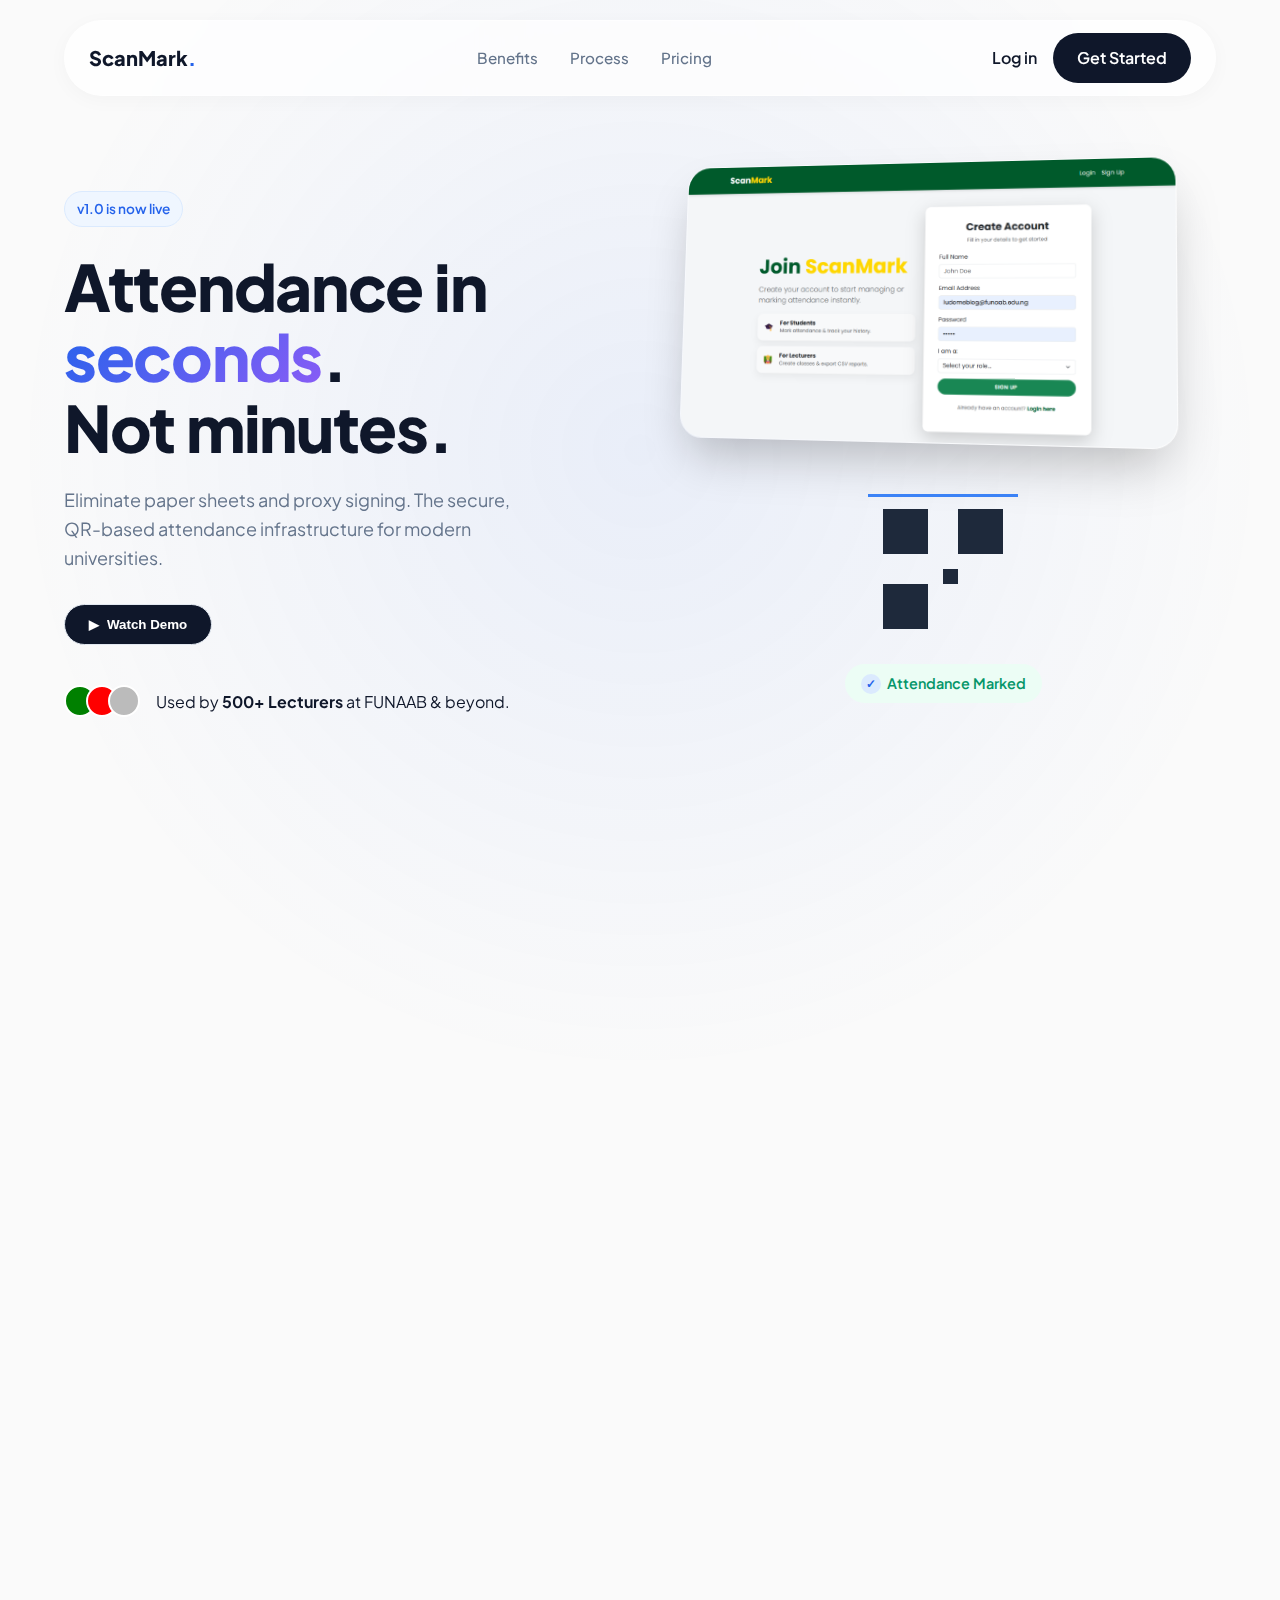
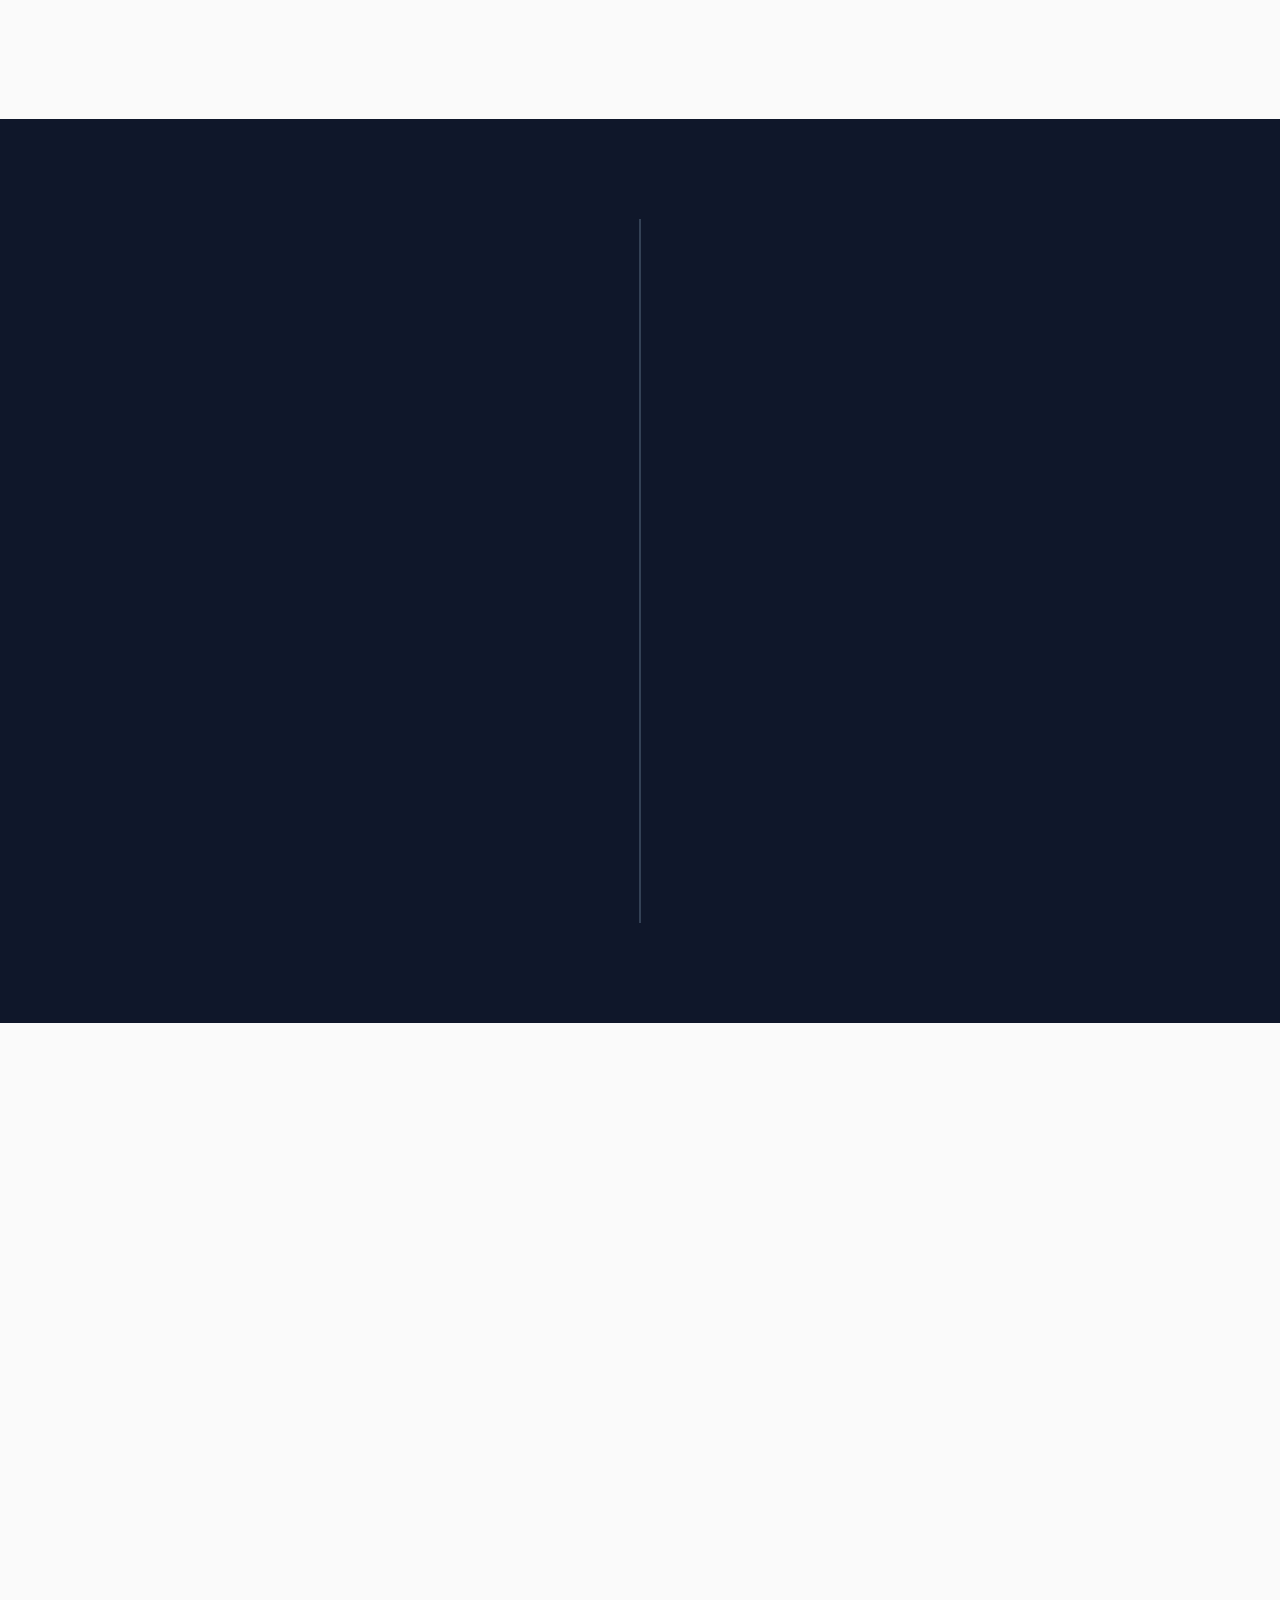
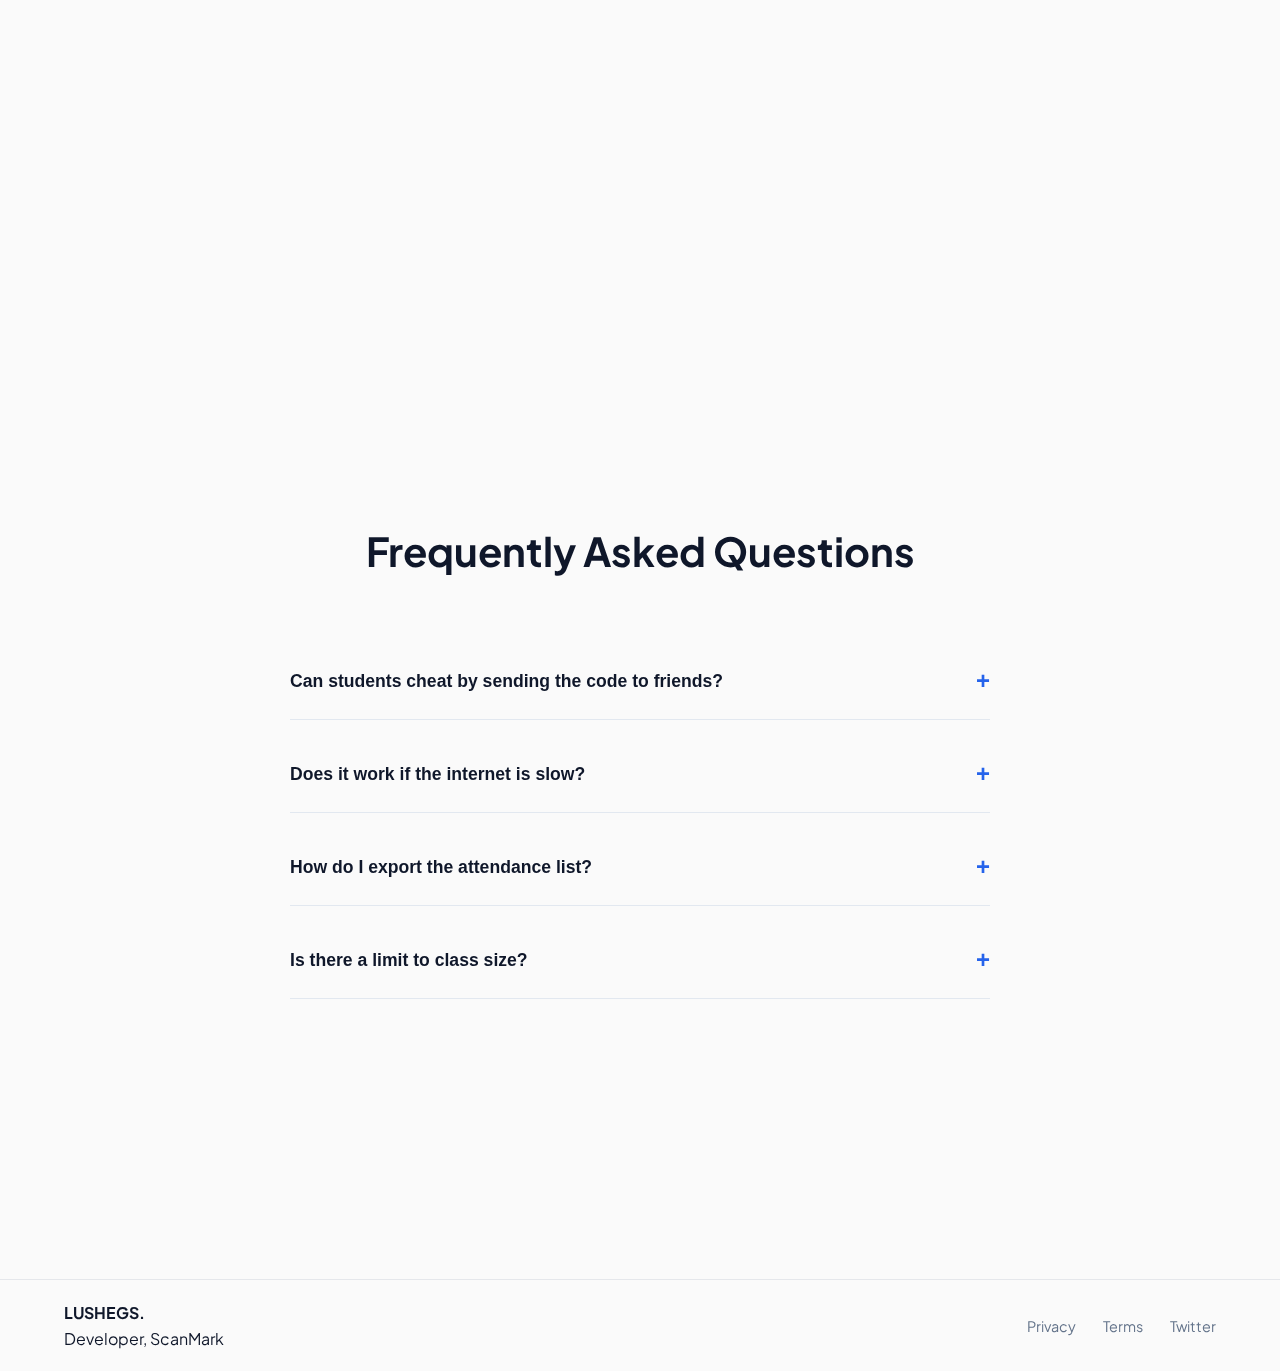
<file: index.html>
<!DOCTYPE html>
<html lang="en">

<head>
    <meta charset="UTF-8">
    <meta name="viewport" content="width=device-width, initial-scale=1.0">
    <title>ScanMark</title>
    <link rel="stylesheet" href="style.css">
    <link rel="icon" type="image/png" sizes="32x32" href="logo.png">
    <link rel="apple-touch-icon" href="logo.png">
    <link rel="manifest" href="site.webmanifest">
    <link href="https://fonts.googleapis.com/css2?family=Plus+Jakarta+Sans:wght@400;500;600;700;800&display=swap"
        rel="stylesheet">
</head>

<body>

    <div class="ambient-glow"></div>

    <nav class="glass-nav">
        <div class="container nav-container">
            <a href="#" class="brand">ScanMark<span>.</span></a>
            <div class="nav-links">
                <a href="#benefits">Benefits</a>
                <a href="#how-it-works">Process</a>
                <a href="#pricing">Pricing</a>
            </div>
            <div class="nav-actions">
                <a href="https://scanmark-funaab.onrender.com/login" class="btn-text">Log in</a>
                <a href="https://scanmark-funaab.onrender.com/signup" class="btn-primary">Get Started</a>
            </div>
            <button class="mobile-toggle" aria-label="Menu">
                <span></span><span></span>
            </button>
        </div>
    </nav>

    <main>
        <section class="hero">
            <div class="container hero-grid">
                <div class="hero-content" data-animate="fade-up">
                    <div class="pill-badge">v1.0 is now live</div>
                    <h1>Attendance in <span class="gradient-text">seconds</span>.<br>Not minutes.</h1>
                    <p class="hero-sub">Eliminate paper sheets and proxy signing. The secure, QR-based attendance
                        infrastructure for modern universities.</p>

                    <div class="cta-group">

                        <button class="btn-secondary large">
                            <span class="play-icon">▶</span> Watch Demo
                        </button>
                    </div>

                    <div class="social-proof">
                        <div class="avatars">
                            <div class="avatar" style="background: green;"></div>
                            <div class="avatar" style="background: red;"></div>
                            <div class="avatar" style="background: #bbb;"></div>
                        </div>
                        <p>Used by <strong>500+ Lecturers</strong> at FUNAAB & beyond.</p>
                    </div>
                </div>

                <div class="hero-visual" data-animate="fade-left">
                    <div class="hero-visual" data-animate="fade-left">
                        <img src="app-screenshot.png" alt="ScanMark Dashboard Interface" class="app-screenshot-3d">
                    </div>
                    <div class="app-body">
                        <div class="qr-box">
                            <svg viewBox="0 0 100 100" class="qr-svg">
                                <path
                                    d="M10,10 h30 v30 h-30 z M60,10 h30 v30 h-30 z M10,60 h30 v30 h-30 z M50,50 h10 v10 h-10 z"
                                    fill="#1e293b" />
                                <rect class="scan-line" x="0" y="0" width="100" height="2" fill="#3b82f6" />
                            </svg>
                        </div>
                        <div class="success-message">
                            <span class="check">✓</span> Attendance Marked
                        </div>
                    </div>
                </div>
            </div>
            </div>
        </section>



        <section id="benefits" class="section-padding">
            <div class="container">
                <div class="section-header" data-animate="fade-up">
                    <div class="pill-badge">Why ScanMark?</div>
                    <h2>Reclaim your lecture time.</h2>
                    <p>Manual attendance wastes hours per class. ScanMark reduces it to seconds.</p>
                </div>

                <div class="bento-grid">

                    <div class="bento-card" data-animate="fade-up" style="--delay: 0.1s">
                        <div class="card-visual centered">
                            <div class="qr-scanner-container">
                                <svg class="qr-svg-bg" viewBox="0 0 100 100" fill="none"
                                    xmlns="http://www.w3.org/2000/svg">
                                    <rect x="10" y="10" width="25" height="25" rx="2" stroke="white" stroke-width="4" />
                                    <rect x="17" y="17" width="11" height="11" rx="1" fill="white" />

                                    <rect x="65" y="10" width="25" height="25" rx="2" stroke="white" stroke-width="4" />
                                    <rect x="72" y="17" width="11" height="11" rx="1" fill="white" />

                                    <rect x="10" y="65" width="25" height="25" rx="2" stroke="white" stroke-width="4" />
                                    <rect x="17" y="72" width="11" height="11" rx="1" fill="white" />

                                    <rect x="45" y="10" width="8" height="8" fill="white" />
                                    <rect x="55" y="20" width="8" height="8" fill="white" />
                                    <rect x="45" y="45" width="8" height="8" fill="white" />
                                    <rect x="65" y="45" width="8" height="8" fill="white" />
                                    <rect x="80" y="55" width="8" height="8" fill="white" />
                                    <rect x="60" y="70" width="8" height="8" fill="white" />
                                    <rect x="80" y="80" width="8" height="8" fill="white" />
                                    <rect x="45" y="80" width="8" height="8" fill="white" />
                                </svg>

                                <div class="scanner-laser"></div>
                            </div>
                        </div>
                        <div class="card-content">
                            <h3>Lightning Fast</h3>
                            <p>Generate a code. Students scan. Done. No roll calls, no passing papers.</p>
                        </div>
                    </div>
                    <div class="bento-card" data-animate="fade-up" style="--delay: 0.2s">
                        <div class="card-visual centered">
                            <div class="location-radar">
                                <div class="radar-ring r1"></div>
                                <div class="radar-ring r2"></div>
                                <svg class="map-pin" viewBox="0 0 24 24" fill="none" stroke="currentColor"
                                    stroke-width="2" stroke-linecap="round" stroke-linejoin="round">
                                    <path d="M21 10c0 7-9 13-9 13s-9-6-9-13a9 9 0 0 1 18 0z"></path>
                                    <circle cx="12" cy="10" r="3"></circle>
                                </svg>
                            </div>
                        </div>
                        <div class="card-content">
                            <h3>Geo-Fencing</h3>
                            <p>Ensure students are physically in the classroom using GPS bounds.</p>
                        </div>
                    </div>

                    <div class="bento-card" data-animate="fade-up" style="--delay: 0.3s">
                        <div class="card-visual centered">
                            <div class="bar-chart-mini">
                                <div class="chart-bar red" style="--h: 45%; --d: 0s"></div>

                                <div class="chart-bar blue" style="--h: 85%; --d: 0.2s"></div>

                                <div class="chart-bar green" style="--h: 65%; --d: 0.4s"></div>
                            </div>
                        </div>
                        <div class="card-content">
                            <h3>Live Analytics</h3>
                            <p>Watch attendance graphs populate in real-time as students scan.</p>
                        </div>
                    </div>

                    <div class="bento-card wide" data-animate="fade-up" style="--delay: 0.4s">
                        <div class="card-content">
                            <h3>Export Ready</h3>
                            <p>Download reports compatible with your university portal (CSV, PDF, Excel).</p>
                        </div>

                        <div class="card-visual right-aligned">
                            <div class="file-stack-container">
                                <div class="file-icon file-csv">
                                    <span class="file-tag">CSV</span>
                                    <div class="file-lines"></div>
                                </div>

                                <div class="file-icon file-xls">
                                    <span class="file-tag">XLS</span>
                                    <div class="file-grid-icon"></div>
                                </div>

                                <div class="file-icon file-pdf">
                                    <span class="file-tag">PDF</span>
                                    <div class="file-lines"></div>
                                </div>
                            </div>
                        </div>
                    </div>
        </section>

        <section id="how-it-works" class="section-padding dark-mode">
            <div class="container">
                <div class="steps-wrapper">
                    <div class="step-line"></div>

                    <div class="step-item" data-animate="fade-right">
                        <div class="step-number">01</div>
                        <div class="step-content">
                            <h3>Project the Code</h3>
                            <p>Login to ScanMark and select your role. A unique, dynamic QR code appears on the
                                screen for students.</p>
                        </div>
                    </div>

                    <div class="step-item right" data-animate="fade-left">
                        <div class="step-number">02</div>
                        <div class="step-content">
                            <h3>Students Scan</h3>
                            <p>Students use their phones. No app download required, it works directly in the browser.
                            </p>
                        </div>
                    </div>

                    <div class="step-item" data-animate="fade-right">
                        <div class="step-number">03</div>
                        <div class="step-content">
                            <h3>Data Syncs</h3>
                            <p>The list is compiled instantly. Close the session and export your report.</p>
                        </div>
                    </div>
                </div>
            </div>
        </section>

        <section id="pricing" class="section-padding pricing-section">
            <div class="container">
                <div class="section-header" data-animate="fade-up">
                    <h2>Simple, transparent pricing.</h2>
                    <p>No hidden fees. Start for free, upgrade when you need more power.</p>

                    <div class="pricing-toggle">
                        <span class="toggle-label active">Monthly</span>
                        <label class="switch">
                            <input type="checkbox" id="billing-toggle">
                            <span class="slider round"></span>
                        </label>
                        <span class="toggle-label">Yearly <span class="discount-badge">-20%</span></span>
                    </div>
                </div>

                <div class="pricing-grid">
                    <div class="pricing-card" data-animate="fade-up" style="--delay: 0.1s">
                        <div class="card-header">
                            <h3 class="plan-name">Starter</h3>
                            <div class="price">
                                <span class="currency">₦</span>
                                <span class="amount" data-monthly="0" data-yearly="0">0</span>
                                <span class="period">/mo</span>
                            </div>
                            <p class="plan-desc">Perfect for individual lecturers trying out the system.</p>
                        </div>
                        <ul class="feature-list">
                            <li><span class="check">✓</span> 1 Active Course</li>
                            <li><span class="check">✓</span> Up to 100 Students</li>
                            <li><span class="check">✓</span> 7-Day History Retention</li>
                            <li><span class="check">✓</span> Basic PDF Exports</li>
                        </ul>
                        <button class="btn-secondary full-width">Get Started Free</button>
                    </div>

                    <div class="pricing-card popular" data-animate="fade-up" style="--delay: 0.2s">
                        <div class="popular-badge">Most Popular</div>
                        <div class="card-header">
                            <h3 class="plan-name">Lecturer Pro</h3>
                            <div class="price">
                                <span class="currency">₦</span>
                                <span class="amount" data-monthly="25,000" data-yearly="240,000">25,000</span>
                                <span class="period">/mo</span>
                            </div>
                            <p class="plan-desc">For serious academics managing multiple large classes.</p>
                        </div>
                        <ul class="feature-list">
                            <li><span class="check">✓</span> <strong>Unlimited</strong> Courses</li>
                            <li><span class="check">✓</span> <strong>Unlimited</strong> Students</li>
                            <li><span class="check">✓</span> Full Semester History</li>
                            <li><span class="check">✓</span> CSV & Excel Exports</li>
                            <li><span class="check">✓</span> Priority Email Support</li>
                        </ul>
                        <button class="btn-primary full-width">Upgrade to Pro</button>
                    </div>

                    <div class="pricing-card" data-animate="fade-up" style="--delay: 0.3s">
                        <div class="card-header">
                            <h3 class="plan-name">Department</h3>
                            <div class="price">
                                <span class="amount">Custom</span>
                            </div>
                            <p class="plan-desc">For HODs and Deans needing oversight and analytics.</p>
                        </div>
                        <ul class="feature-list">
                            <li><span class="check">✓</span> All Pro Features</li>
                            <li><span class="check">✓</span> Admin Dashboard</li>
                            <li><span class="check">✓</span> HOD Analytics Reports</li>
                            <li><span class="check">✓</span> University SSO Integration</li>
                        </ul>
                        <button class="btn-secondary full-width">Contact Sales</button>
                    </div>
                </div>
        </section>

        <section id="faq" class="section-padding">
            <div class="container">
                <div class="section-header">
                    <h2>Frequently Asked Questions</h2>
                </div>

                <div class="faq-grid">
                    <div class="faq-item">
                        <button class="faq-question">
                            Can students cheat by sending the code to friends?
                            <span class="faq-icon">+</span>
                        </button>
                        <div class="faq-answer">
                            <p>No. Our dynamic QR codes rotate every 5 seconds. Plus, Geo-Fencing prevents scanning if
                                the student isn't physically in the lecture hall.</p>
                        </div>
                    </div>

                    <div class="faq-item">
                        <button class="faq-question">
                            Does it work if the internet is slow?
                            <span class="faq-icon">+</span>
                        </button>
                        <div class="faq-answer">
                            <p>ScanMark is optimized for low-bandwidth environments. The student interface is
                                ultra-lightweight (under 50kb), so it loads instantly even on Edge/3G networks.</p>
                        </div>
                    </div>

                    <div class="faq-item">
                        <button class="faq-question">
                            How do I export the attendance list?
                            <span class="faq-icon">+</span>
                        </button>
                        <div class="faq-answer">
                            <p>With one click. You can export directly to CSV, Excel, or PDF formats formatted
                                specifically for university grading portals.</p>
                        </div>
                    </div>

                    <div class="faq-item">
                        <button class="faq-question">
                            Is there a limit to class size?
                            <span class="faq-icon">+</span>
                        </button>
                        <div class="faq-answer">
                            <p>The Starter plan supports up to 100 students. The Pro plan allows unlimited students,
                                tested successfully with classes of over 1,500 attendees.</p>
                        </div>
                    </div>
                </div>
            </div>
        </section>

        <section class="cta-section">
            <div class="container">
                <div class="cta-box" data-animate="zoom-in">
                    <h2>Ready to modernize your classroom?</h2>
                    <p>Join the lecturers saving hours every semester.</p>
                </div>
            </div>
        </section>
    </main>

    <footer>
        <div class="container footer-content">
            <div class="footer-brand">
                <h4>LUSHEGS.</h4>
                <p>Developer, ScanMark</p>
            </div>
            <div class="footer-links">
                <a href="privacy.html">Privacy</a>
                <a href="terms.html">Terms</a>
                <a href="https:x.com/ScanMarkApp">Twitter</a>
            </div>
        </div>
    </footer>

    <script src="app.js"></script>
</body>

</html>
</file>
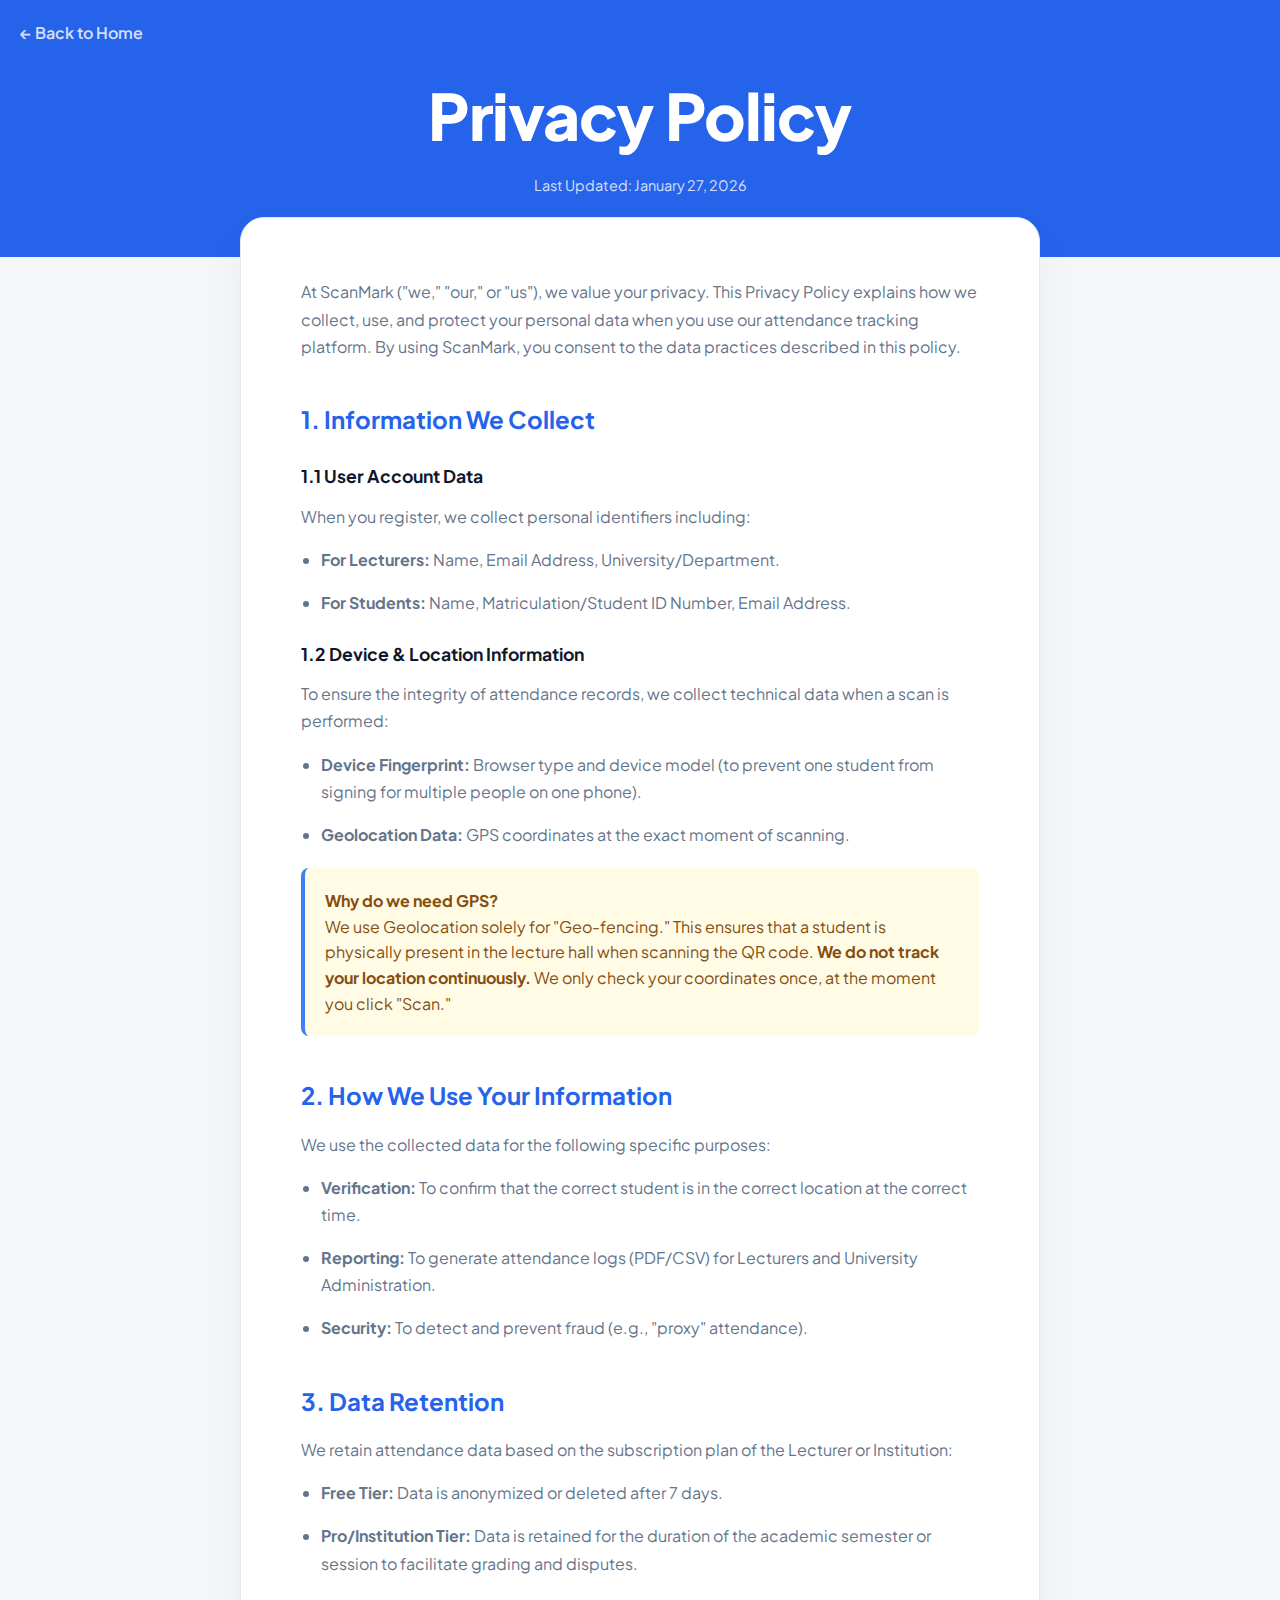
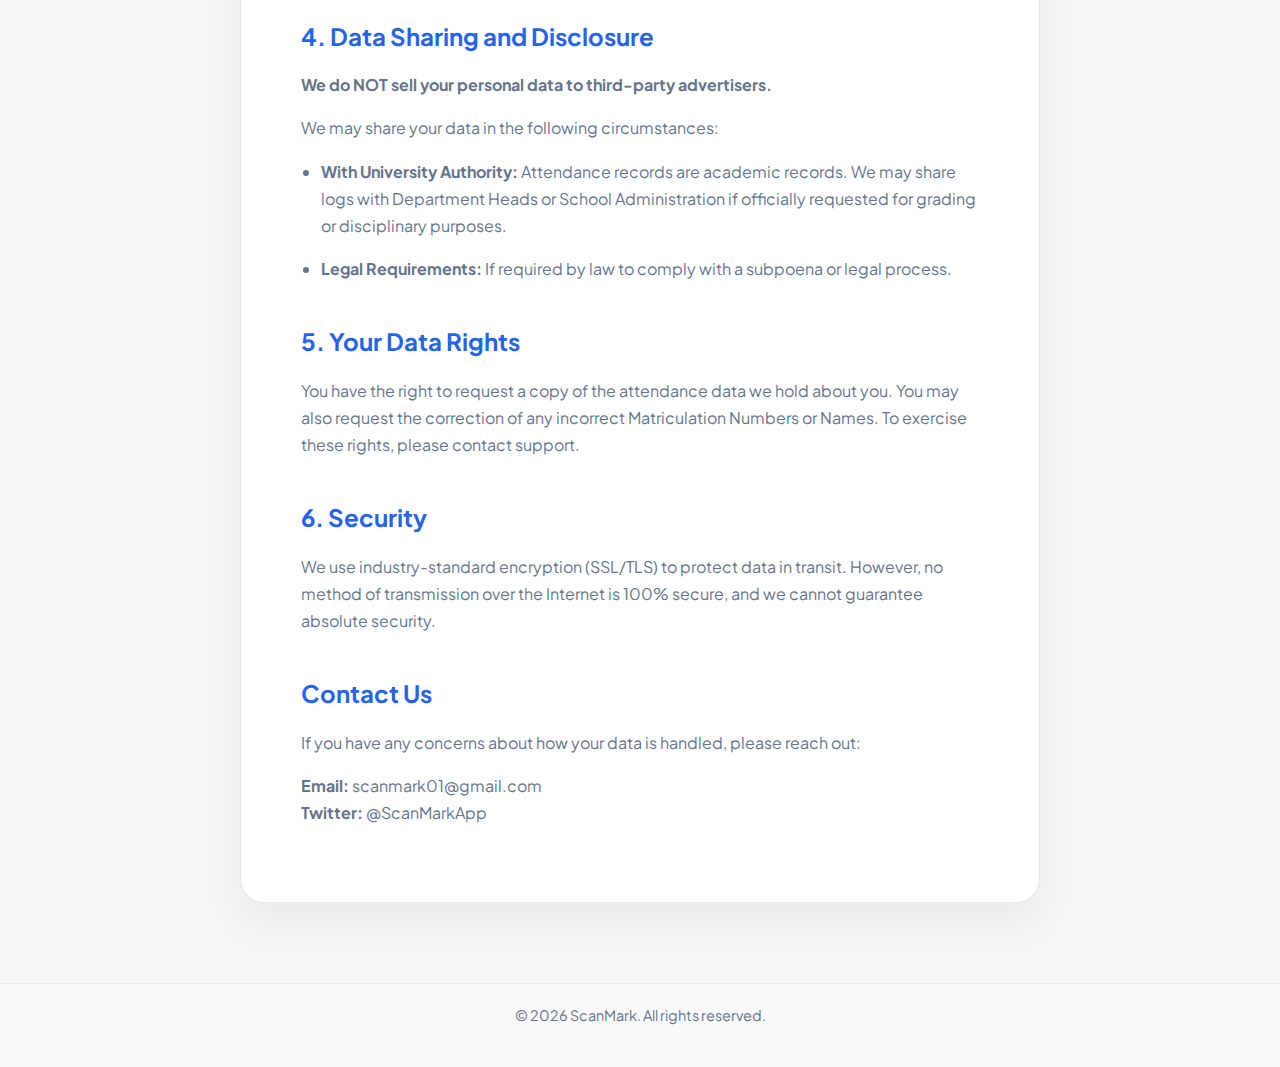
<file: privacy.html>
<!DOCTYPE html>
<html lang="en">
<head>
    <meta charset="UTF-8">
    <meta name="viewport" content="width=device-width, initial-scale=1.0">
    <title>Privacy Policy | ScanMark</title>
    <link rel="stylesheet" href="style.css">
    <link href="https://fonts.googleapis.com/css2?family=Plus+Jakarta+Sans:wght@400;500;600;700&display=swap" rel="stylesheet">
    <style>
        /* Reusing the Legal Styles */
        body { background: #f4f6f8; color: var(--text-main); }
        .legal-header { background: var(--primary); color: white; padding: 80px 0 60px; text-align: center; }
        .legal-container {
            max-width: 800px; margin: -40px auto 80px; background: white;
            padding: 60px; border-radius: 24px; box-shadow: 0 20px 40px rgba(0,0,0,0.05);
            border: 1px solid #E2E8F0; position: relative;
        }
        .legal-content h2 { margin-top: 40px; margin-bottom: 16px; font-size: 1.5rem; color: var(--primary); }
        .legal-content h3 { margin-top: 24px; margin-bottom: 12px; font-size: 1.1rem; font-weight: 700; }
        .legal-content p, .legal-content li { margin-bottom: 16px; color: var(--text-muted); line-height: 1.7; }
        .legal-content ul { padding-left: 20px; list-style-type: disc; }
        .last-updated { font-size: 0.9rem; opacity: 0.8; margin-top: 10px; display: block; }
        .back-nav {
            position: absolute; top: 20px; left: 20px; text-decoration: none; color: white;
            font-weight: 600; display: flex; align-items: center; gap: 8px; opacity: 0.8; transition: opacity 0.2s;
        }
        .back-nav:hover { opacity: 1; }
        
        /* Highlight Box for GPS */
        .info-box {
            background: rgba(255, 215, 0, 0.1); border-left: 4px solid var(--accent);
            padding: 20px; border-radius: 8px; margin: 20px 0; color: #854D0E;
        }
    </style>
</head>
<body>

    <header class="legal-header">
        <div class="container">
            <a href="index.html" class="back-nav">← Back to Home</a>
            <h1>Privacy Policy</h1>
            <span class="last-updated">Last Updated: January 27, 2026</span>
        </div>
    </header>

    <div class="legal-container">
        <div class="legal-content">
            <p>At ScanMark ("we," "our," or "us"), we value your privacy. This Privacy Policy explains how we collect, use, and protect your personal data when you use our attendance tracking platform. By using ScanMark, you consent to the data practices described in this policy.</p>

            <h2>1. Information We Collect</h2>
            <h3>1.1 User Account Data</h3>
            <p>When you register, we collect personal identifiers including:</p>
            <ul>
                <li><strong>For Lecturers:</strong> Name, Email Address, University/Department.</li>
                <li><strong>For Students:</strong> Name, Matriculation/Student ID Number, Email Address.</li>
            </ul>

            <h3>1.2 Device & Location Information</h3>
            <p>To ensure the integrity of attendance records, we collect technical data when a scan is performed:</p>
            <ul>
                <li><strong>Device Fingerprint:</strong> Browser type and device model (to prevent one student from signing for multiple people on one phone).</li>
                <li><strong>Geolocation Data:</strong> GPS coordinates at the exact moment of scanning.</li>
            </ul>

            <div class="info-box">
                <strong>Why do we need GPS?</strong><br>
                We use Geolocation solely for "Geo-fencing." This ensures that a student is physically present in the lecture hall when scanning the QR code. <strong>We do not track your location continuously.</strong> We only check your coordinates once, at the moment you click "Scan."
            </div>

            <h2>2. How We Use Your Information</h2>
            <p>We use the collected data for the following specific purposes:</p>
            <ul>
                <li><strong>Verification:</strong> To confirm that the correct student is in the correct location at the correct time.</li>
                <li><strong>Reporting:</strong> To generate attendance logs (PDF/CSV) for Lecturers and University Administration.</li>
                <li><strong>Security:</strong> To detect and prevent fraud (e.g., "proxy" attendance).</li>
            </ul>

            <h2>3. Data Retention</h2>
            <p>We retain attendance data based on the subscription plan of the Lecturer or Institution:</p>
            <ul>
                <li><strong>Free Tier:</strong> Data is anonymized or deleted after 7 days.</li>
                <li><strong>Pro/Institution Tier:</strong> Data is retained for the duration of the academic semester or session to facilitate grading and disputes.</li>
            </ul>

            <h2>4. Data Sharing and Disclosure</h2>
            <p><strong>We do NOT sell your personal data to third-party advertisers.</strong></p>
            <p>We may share your data in the following circumstances:</p>
            <ul>
                <li><strong>With University Authority:</strong> Attendance records are academic records. We may share logs with Department Heads or School Administration if officially requested for grading or disciplinary purposes.</li>
                <li><strong>Legal Requirements:</strong> If required by law to comply with a subpoena or legal process.</li>
            </ul>

            <h2>5. Your Data Rights</h2>
            <p>You have the right to request a copy of the attendance data we hold about you. You may also request the correction of any incorrect Matriculation Numbers or Names. To exercise these rights, please contact support.</p>

            <h2>6. Security</h2>
            <p>We use industry-standard encryption (SSL/TLS) to protect data in transit. However, no method of transmission over the Internet is 100% secure, and we cannot guarantee absolute security.</p>

            <h2>Contact Us</h2>
            <p>If you have any concerns about how your data is handled, please reach out:</p>
            <p><strong>Email:</strong> scanmark01@gmail.com<br>
            <strong>Twitter:</strong> @ScanMarkApp
        </div>
    </div>

    <footer style="text-align: center; padding-bottom: 40px; color: var(--text-muted); font-size: 0.9rem;">
        &copy; 2026 ScanMark. All rights reserved.
    </footer>

</body>
</html>
</file>
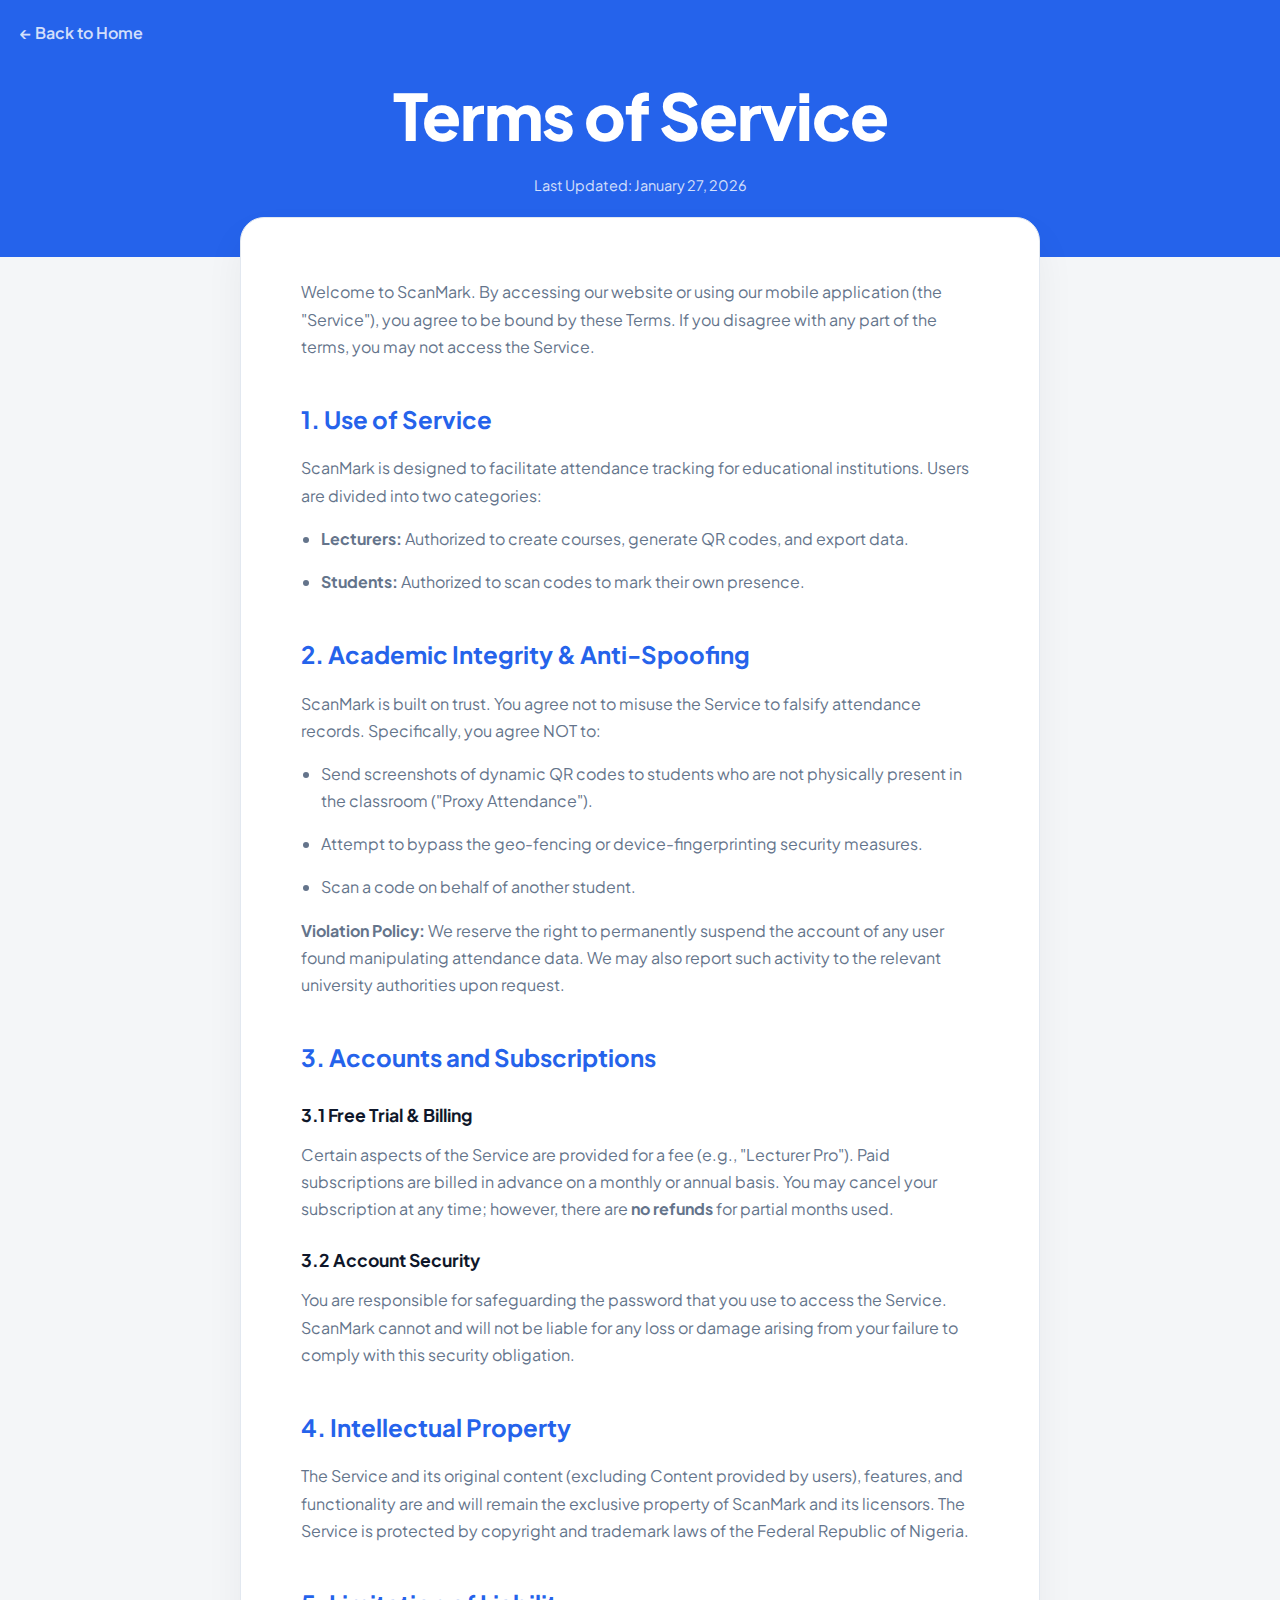
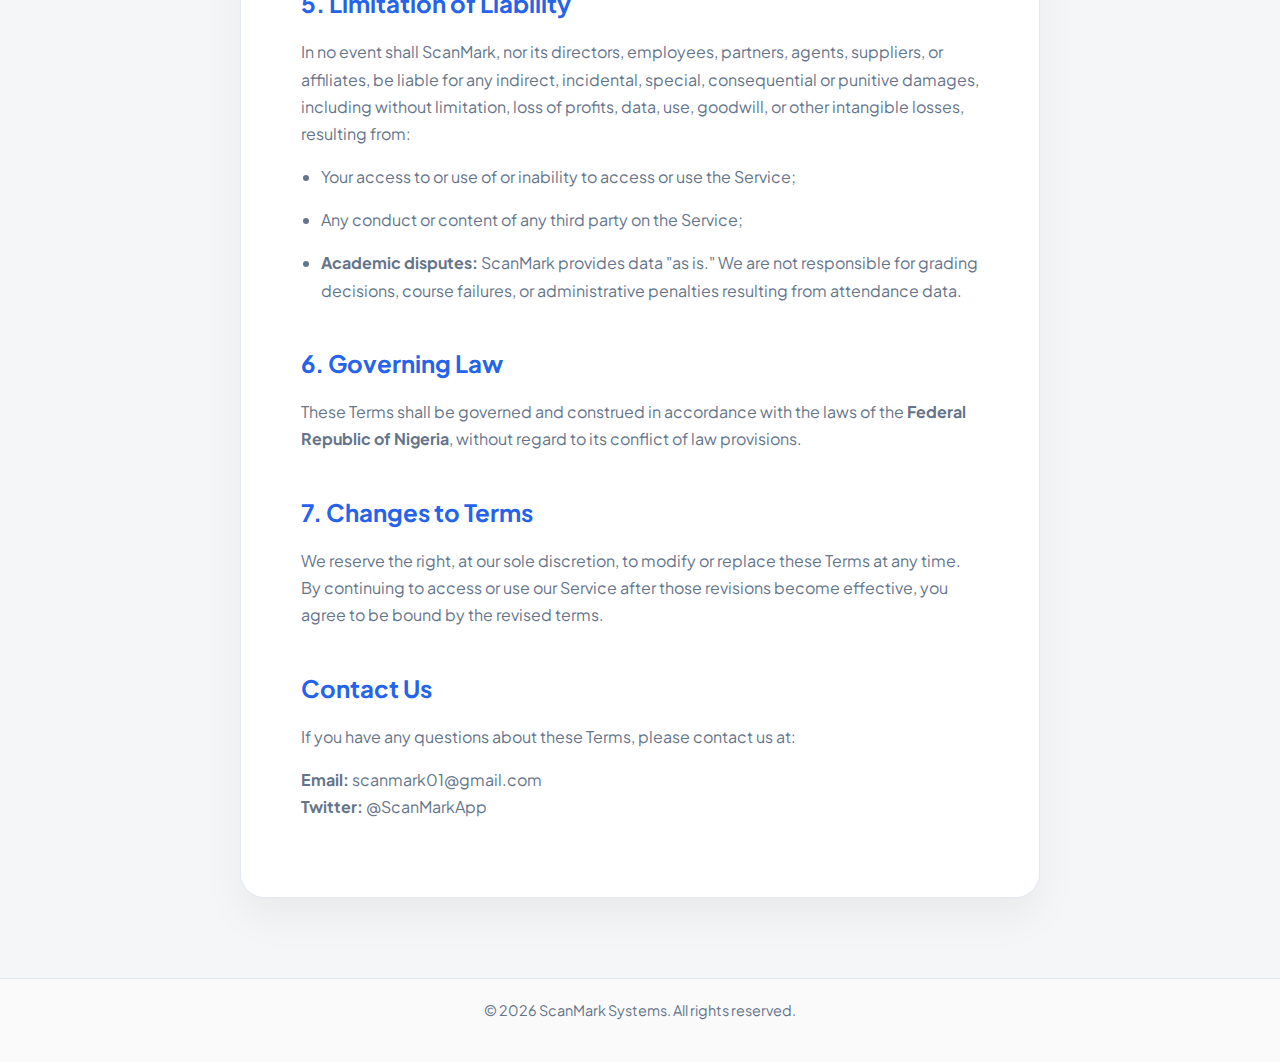
<file: terms.html>
<!DOCTYPE html>
<html lang="en">
<head>
    <meta charset="UTF-8">
    <meta name="viewport" content="width=device-width, initial-scale=1.0">
    <title>Terms of Service | ScanMark</title>
    <link rel="stylesheet" href="style.css">
    <link href="https://fonts.googleapis.com/css2?family=Plus+Jakarta+Sans:wght@400;500;600;700&display=swap" rel="stylesheet">
    <style>
        /* Specific Styles for Legal Pages */
        body { background: #f4f6f8; color: var(--text-main); }
        
        .legal-header {
            background: var(--primary);
            color: white;
            padding: 80px 0 60px;
            text-align: center;
        }

        .legal-container {
            max-width: 800px;
            margin: -40px auto 80px;
            background: white;
            padding: 60px;
            border-radius: 24px;
            box-shadow: 0 20px 40px rgba(0,0,0,0.05);
            border: 1px solid #E2E8F0;
            position: relative;
        }

        .legal-content h2 { margin-top: 40px; margin-bottom: 16px; font-size: 1.5rem; color: var(--primary); }
        .legal-content h3 { margin-top: 24px; margin-bottom: 12px; font-size: 1.1rem; font-weight: 700; }
        .legal-content p, .legal-content li { margin-bottom: 16px; color: var(--text-muted); line-height: 1.7; }
        .legal-content ul { padding-left: 20px; list-style-type: disc; }
        
        .last-updated {
            font-size: 0.9rem;
            opacity: 0.8;
            margin-top: 10px;
            display: block;
        }

        /* Back Button */
        .back-nav {
            position: absolute; top: 20px; left: 20px;
            text-decoration: none; color: white; font-weight: 600;
            display: flex; align-items: center; gap: 8px; opacity: 0.8; transition: opacity 0.2s;
        }
        .back-nav:hover { opacity: 1; }
    </style>
</head>
<body>

    <header class="legal-header">
        <div class="container">
            <a href="index.html" class="back-nav">← Back to Home</a>
            <h1>Terms of Service</h1>
            <span class="last-updated">Last Updated: January 27, 2026</span>
        </div>
    </header>

    <div class="legal-container">
        <div class="legal-content">
            <p>Welcome to ScanMark. By accessing our website or using our mobile application (the "Service"), you agree to be bound by these Terms. If you disagree with any part of the terms, you may not access the Service.</p>

            <h2>1. Use of Service</h2>
            <p>ScanMark is designed to facilitate attendance tracking for educational institutions. Users are divided into two categories:</p>
            <ul>
                <li><strong>Lecturers:</strong> Authorized to create courses, generate QR codes, and export data.</li>
                <li><strong>Students:</strong> Authorized to scan codes to mark their own presence.</li>
            </ul>

            <h2>2. Academic Integrity & Anti-Spoofing</h2>
            <p>ScanMark is built on trust. You agree not to misuse the Service to falsify attendance records. Specifically, you agree NOT to:</p>
            <ul>
                <li>Send screenshots of dynamic QR codes to students who are not physically present in the classroom ("Proxy Attendance").</li>
                <li>Attempt to bypass the geo-fencing or device-fingerprinting security measures.</li>
                <li>Scan a code on behalf of another student.</li>
            </ul>
            <p><strong>Violation Policy:</strong> We reserve the right to permanently suspend the account of any user found manipulating attendance data. We may also report such activity to the relevant university authorities upon request.</p>

            <h2>3. Accounts and Subscriptions</h2>
            <h3>3.1 Free Trial & Billing</h3>
            <p>Certain aspects of the Service are provided for a fee (e.g., "Lecturer Pro"). Paid subscriptions are billed in advance on a monthly or annual basis. You may cancel your subscription at any time; however, there are <strong>no refunds</strong> for partial months used.</p>
            
            <h3>3.2 Account Security</h3>
            <p>You are responsible for safeguarding the password that you use to access the Service. ScanMark cannot and will not be liable for any loss or damage arising from your failure to comply with this security obligation.</p>

            <h2>4. Intellectual Property</h2>
            <p>The Service and its original content (excluding Content provided by users), features, and functionality are and will remain the exclusive property of ScanMark and its licensors. The Service is protected by copyright and trademark laws of the Federal Republic of Nigeria.</p>

            <h2>5. Limitation of Liability</h2>
            <p>In no event shall ScanMark, nor its directors, employees, partners, agents, suppliers, or affiliates, be liable for any indirect, incidental, special, consequential or punitive damages, including without limitation, loss of profits, data, use, goodwill, or other intangible losses, resulting from:</p>
            <ul>
                <li>Your access to or use of or inability to access or use the Service;</li>
                <li>Any conduct or content of any third party on the Service;</li>
                <li><strong>Academic disputes:</strong> ScanMark provides data "as is." We are not responsible for grading decisions, course failures, or administrative penalties resulting from attendance data.</li>
            </ul>

            <h2>6. Governing Law</h2>
            <p>These Terms shall be governed and construed in accordance with the laws of the <strong>Federal Republic of Nigeria</strong>, without regard to its conflict of law provisions.</p>

            <h2>7. Changes to Terms</h2>
            <p>We reserve the right, at our sole discretion, to modify or replace these Terms at any time. By continuing to access or use our Service after those revisions become effective, you agree to be bound by the revised terms.</p>

            <h2>Contact Us</h2>
            <p>If you have any questions about these Terms, please contact us at:</p>
            <p><strong>Email:</strong> scanmark01@gmail.com<br>
            <strong>Twitter:</strong> @ScanMarkApp</p>
        </div>
    </div>

    <footer style="text-align: center; padding-bottom: 40px; color: var(--text-muted); font-size: 0.9rem;">
        &copy; 2026 ScanMark Systems. All rights reserved.
    </footer>

</body>
</html>
</file>
<file: style.css>
/* --- 1. Variables & Reset --- */
:root {
    --bg-color: #FAFAFA;
    --text-main: #0F172A;
    --text-muted: #64748B;
    --primary: #2563EB;
    --primary-glow: rgba(37, 99, 235, 0.3);
    --accent: #3B82F6;
    --card-bg: #FFFFFF;
    --radius-lg: 24px;
    --radius-md: 12px;
    --font-main: 'Plus Jakarta Sans', sans-serif;
    --ease-elastic: cubic-bezier(0.34, 1.56, 0.64, 1);
}

* {
    box-sizing: border-box;
    margin: 0;
    padding: 0;
}

html {
    scroll-behavior: smooth;
}

body {
    font-family: var(--font-main);
    background-color: var(--bg-color);
    color: var(--text-main);
    overflow-x: hidden;
    line-height: 1.6;
}

/* --- 1. QR Scan Animation --- */
.mini-qr-wrapper {
    position: relative;
    width: 80px;
    height: 80px;
    background: rgba(255, 255, 255, 0.05);
    border-radius: 8px;
    padding: 8px;
    border: 1px solid rgba(255, 255, 255, 0.1);
}

.mini-qr-grid {
    display: grid;
    grid-template-columns: repeat(4, 1fr);
    grid-template-rows: repeat(4, 1fr);
    gap: 4px;
    width: 100%;
    height: 100%;
}

.mini-qr-grid span {
    background: rgba(255, 255, 255, 0.3);
    border-radius: 2px;
}

/* Randomly hide some squares to look like data */
.mini-qr-grid span:nth-child(2n) {
    opacity: 0.2;
}

.mini-qr-grid span:nth-child(3n) {
    background: white;
}

.mini-scan-line {
    position: absolute;
    top: 0;
    left: -10%;
    width: 120%;
    height: 2px;
    background: #3b82f6;
    box-shadow: 0 0 10px #3b82f6, 0 0 20px #3b82f6;
    animation: miniScan 2s cubic-bezier(0.4, 0, 0.2, 1) infinite;
}

@keyframes miniScan {
    0% {
        top: 5%;
        opacity: 0;
    }

    10% {
        opacity: 1;
    }

    90% {
        opacity: 1;
    }

    100% {
        top: 95%;
        opacity: 0;
    }
}

/* --- 2. Location Pin & Radar --- */
.location-radar {
    position: relative;
    width: 100px;
    height: 100px;
    display: flex;
    align-items: center;
    justify-content: center;
}

.map-pin {
    width: 32px;
    height: 32px;
    stroke: #f87171;
    /* Red-ish pin */
    fill: rgba(248, 113, 113, 0.2);
    z-index: 2;
    filter: drop-shadow(0 0 10px rgba(248, 113, 113, 0.5));
    animation: pinBounce 2s ease-in-out infinite;
}

.radar-ring {
    position: absolute;
    border: 1px solid rgba(248, 113, 113, 0.5);
    border-radius: 50%;
    opacity: 0;
    animation: radarPulse 3s linear infinite;
}

.r1 {
    animation-delay: 0s;
}

.r2 {
    animation-delay: 1.5s;
}

@keyframes radarPulse {
    0% {
        width: 10px;
        height: 10px;
        opacity: 1;
        border-width: 2px;
    }

    100% {
        width: 90px;
        height: 90px;
        opacity: 0;
        border-width: 0px;
    }
}

@keyframes pinBounce {

    0%,
    100% {
        transform: translateY(0);
    }

    50% {
        transform: translateY(-10px);
    }
}

/* --- 3. Animated Graph --- */
/* Update the container to ensure bars are centered and spaced */
.bar-chart-mini {
    display: flex;
    align-items: flex-end;
    justify-content: center;
    /* Centers the group */
    gap: 12px;
    /* Increased gap for better separation */
    height: 80px;
    width: 100%;
    padding-bottom: 5px;
    border-bottom: 1px solid rgba(255, 255, 255, 0.1);
}

/* Base Bar Style */
.chart-bar {
    width: 16px;
    /* Slightly wider for visibility */
    border-radius: 4px 4px 0 0;
    height: var(--h);
    animation: growBar 3s ease-in-out infinite;
    animation-delay: var(--d);
    opacity: 0.9;
}

/* --- Color Variants --- */

/* Red Bar */
.chart-bar.red {
    background: #ef4444;
    box-shadow: 0 0 12px rgba(239, 68, 68, 0.4);
}

/* Blue Bar */
.chart-bar.blue {
    background: #3b82f6;
    box-shadow: 0 0 12px rgba(59, 130, 246, 0.4);
}

/* Green Bar */
.chart-bar.green {
    background: #10b981;
    box-shadow: 0 0 12px rgba(16, 185, 129, 0.4);
}

/* Animation Refinement */
@keyframes growBar {

    0%,
    100% {
        transform: scaleY(1);
        opacity: 1;
    }

    50% {
        transform: scaleY(0.7);
        opacity: 0.8;
    }
}

.bar-chart-mini {
    display: flex;
    align-items: flex-end;
    gap: 8px;
    height: 80px;
    width: 100px;
    padding-bottom: 5px;
    border-bottom: 2px solid rgba(255, 255, 255, 0.1);
}

.chart-bar {
    flex: 1;
    background: rgba(255, 255, 255, 0.1);
    border-radius: 4px 4px 0 0;
    height: var(--h);
    animation: growBar 3s ease-in-out infinite;
    animation-delay: var(--d);
    transform-origin: bottom;
}

.chart-bar.active {
    background: #3b82f6;
    box-shadow: 0 0 15px rgba(59, 130, 246, 0.4);
}

@keyframes growBar {

    0%,
    100% {
        transform: scaleY(1);
    }

    50% {
        transform: scaleY(0.6);
    }

    /* Shrink and grow effect */
}

/* --- 2. Ambient Background Animation --- */
/* --- QR Scanner Animation --- */

.qr-scanner-container {
    position: relative;
    width: 100px;
    height: 100px;
    display: flex;
    align-items: center;
    justify-content: center;
}

/* The Static QR Code */
.qr-svg-bg {
    width: 100%;
    height: 100%;
    color: rgba(255, 255, 255, 0.2);
    /* Faint white color */
}

/* The Glowing Blue Laser */
.scanner-laser {
    position: absolute;
    top: 0;
    left: -10%;
    /* Extend slightly beyond the QR code */
    width: 120%;
    height: 2px;
    background: #3b82f6;
    box-shadow:
        0 0 10px #3b82f6,
        0 0 20px rgba(59, 130, 246, 0.6);
    border-radius: 50%;
    animation: scanDown 2.5s ease-in-out infinite;
    z-index: 2;
}

/* --- 4. Export File Stack Animation --- */

/* The wrapper to hold the stack */
.file-stack-container {
    position: relative;
    width: 140px;
    height: 120px;
    display: flex;
    align-items: center;
    justify-content: center;
}

/* Base File Shape */
.file-icon {
    position: absolute;
    width: 80px;
    height: 100px;
    background: #1e293b;
    /* Dark card color */
    border-radius: 8px;
    border: 1px solid rgba(255, 255, 255, 0.1);
    box-shadow: 0 10px 20px rgba(0, 0, 0, 0.3);
    display: flex;
    flex-direction: column;
    align-items: center;
    padding-top: 15px;
    transition: all 0.4s cubic-bezier(0.175, 0.885, 0.32, 1.275);
    /* Bouncy transition */
    transform-origin: bottom center;
}

/* --- File Types & Colors --- */

/* CSV (Bottom of stack) */
.file-csv {
    z-index: 1;
    transform: rotate(-10deg) translate(-10px, 0);
    border-top: 3px solid #3b82f6;
    /* Blue */
}

/* XLS (Middle of stack) */
.file-xls {
    z-index: 2;
    transform: rotate(5deg) translate(5px, -5px);
    border-top: 3px solid #10b981;
    /* Green */
}

/* PDF (Top of stack) */
.file-pdf {
    z-index: 3;
    transform: rotate(-5deg) translate(-5px, 5px);
    border-top: 3px solid #ef4444;
    /* Red */
    background: #252e42;
    /* Slightly lighter for contrast */
}

/* --- Inner Details (Text & Lines) --- */
.file-tag {
    font-size: 0.75rem;
    font-weight: 800;
    margin-bottom: 10px;
    letter-spacing: 1px;
}

.file-csv .file-tag {
    color: #3b82f6;
}

.file-xls .file-tag {
    color: #10b981;
}

.file-pdf .file-tag {
    color: #ef4444;
}

/* Fake "Text Lines" inside the file */
.file-lines {
    width: 60%;
    height: 2px;
    background: rgba(255, 255, 255, 0.1);
    box-shadow: 0 6px 0 rgba(255, 255, 255, 0.1), 0 12px 0 rgba(255, 255, 255, 0.1);
}

/* Fake "Grid" for Excel */
.file-grid-icon {
    width: 60%;
    height: 20px;
    border: 1px solid rgba(16, 185, 129, 0.2);
    background:
        linear-gradient(rgba(16, 185, 129, 0.1) 1px, transparent 1px),
        linear-gradient(90deg, rgba(16, 185, 129, 0.1) 1px, transparent 1px);
    background-size: 8px 8px;
}

/* --- Hover Animation (The Fan Effect) --- */
.bento-card:hover .file-csv {
    transform: rotate(-15deg) translate(-30px, -10px);
}

.bento-card:hover .file-xls {
    transform: rotate(0deg) translate(0, -25px);
    /* Moves up */
}

.bento-card:hover .file-pdf {
    transform: rotate(15deg) translate(30px, -10px);
}

/* The Scan Animation */
@keyframes scanDown {
    0% {
        top: 0%;
        opacity: 0;
    }

    15% {
        opacity: 1;
    }

    50% {
        box-shadow: 0 0 30px #3b82f6;
        /* Flash brighter in middle */
    }

    85% {
        opacity: 1;
    }

    100% {
        top: 100%;
        opacity: 0;
    }
}

/* --- QR Scanner Animation --- */

.qr-scanner-container {
    position: relative;
    width: 100px;
    height: 100px;
    display: flex;
    align-items: center;
    justify-content: center;
    /* Optional: Slight dark background to frame it */
    background: rgba(0, 0, 0, 0.2);
    border-radius: 12px;
}

/* The Static QR Code */
.qr-svg-bg {
    width: 80%;
    /* Shrink slightly so it fits nicely */
    height: 80%;
    opacity: 0.3;
    /* Adjusted for visibility - increase to 0.5 if still too faint */
}

/* The Glowing Blue Laser */
.scanner-laser {
    position: absolute;
    top: 0;
    left: 0;
    width: 100%;
    height: 3px;
    /* Slightly thicker */
    background: #3b82f6;
    /* Bright Blue */
    box-shadow:
        0 0 10px #3b82f6,
        0 0 25px rgba(59, 130, 246, 0.8);
    border-radius: 50%;
    animation: scanDown 2s ease-in-out infinite;
    z-index: 2;
}

/* The Scan Animation */
@keyframes scanDown {
    0% {
        top: 10%;
        opacity: 0;
        transform: scaleX(0.8);
    }

    15% {
        opacity: 1;
        transform: scaleX(1);
    }

    50% {
        opacity: 1;
        box-shadow: 0 0 40px #60a5fa;
        /* Flash brighter in middle */
    }

    100% {
        top: 90%;
        opacity: 0;
        transform: scaleX(0.8);
    }
}

.ambient-glow {
    position: fixed;
    top: -50%;
    left: -50%;
    width: 200%;
    height: 200%;
    background: radial-gradient(circle at 50% 50%, rgba(37, 99, 235, 0.08), transparent 40%);
    animation: rotate 20s linear infinite;
    z-index: -1;
    pointer-events: none;
}

@keyframes rotate {
    from {
        transform: rotate(0deg);
    }

    to {
        transform: rotate(360deg);
    }
}

.container {
    max-width: 1200px;
    margin: 0 auto;
    padding: 0 24px;
}

/* --- 3. Glass Navigation --- */
.glass-nav {
    position: fixed;
    top: 20px;
    left: 50%;
    transform: translateX(-50%);
    width: 90%;
    max-width: 1200px;
    background: rgba(255, 255, 255, 0.7);
    backdrop-filter: blur(12px);
    -webkit-backdrop-filter: blur(12px);
    border: 1px solid rgba(255, 255, 255, 0.5);
    border-radius: 100px;
    padding: 12px 24px;
    z-index: 1000;
    box-shadow: 0 4px 20px rgba(0, 0, 0, 0.03);
}

.nav-container {
    display: flex;
    justify-content: space-between;
    align-items: center;
    padding: 0;
}

.brand {
    font-weight: 800;
    font-size: 1.25rem;
    color: var(--text-main);
    text-decoration: none;
}

.brand span {
    color: var(--primary);
}

.nav-links {
    display: flex;
    gap: 32px;
}

.nav-links a {
    text-decoration: none;
    color: var(--text-muted);
    font-weight: 500;
    font-size: 0.95rem;
    transition: color 0.2s;
}

.nav-links a:hover {
    color: var(--primary);
}

.nav-actions {
    display: flex;
    gap: 16px;
    align-items: center;
}

.btn-text {
    text-decoration: none;
    color: var(--text-main);
    font-weight: 600;
}

.mobile-toggle {
    display: none;
}

/* --- 4. Buttons --- */
.btn-primary {
    background: var(--text-main);
    color: white;
    padding: 12px 24px;
    border-radius: 100px;
    text-decoration: none;
    font-weight: 600;
    border: none;
    cursor: pointer;
    transition: transform 0.2s var(--ease-elastic), box-shadow 0.2s;
}

.btn-primary:hover {
    transform: scale(1.05);
    box-shadow: 0 10px 20px rgba(0, 0, 0, 0.1);
}

.btn-secondary {
    background: white;
    color: var(--text-main);
    padding: 12px 24px;
    border-radius: 100px;
    border: 1px solid #E2E8F0;
    font-weight: 600;
    cursor: pointer;
    display: flex;
    align-items: center;
    gap: 8px;
    transition: background 0.2s;
}

.btn-secondary:hover {
    background: #F8FAFC;
}

/* --- 5. Hero Section --- */
.hero {
    padding-top: 160px;
    padding-bottom: 80px;
    min-height: 90vh;
    display: flex;
    align-items: center;
}

.hero-grid {
    display: grid;
    grid-template-columns: 1fr 1fr;
    gap: 60px;
    align-items: center;
}

h1 {
    font-size: clamp(2.5rem, 5vw, 4.5rem);
    line-height: 1.1;
    letter-spacing: -0.02em;
    margin-bottom: 24px;
    font-weight: 800;
}

.gradient-text {
    background: linear-gradient(135deg, var(--primary) 0%, #8B5CF6 100%);
    -webkit-background-clip: text;
    -webkit-text-fill-color: transparent;
}

.hero-sub {
    font-size: 1.125rem;
    color: var(--text-muted);
    margin-bottom: 32px;
    max-width: 480px;
}

.pill-badge {
    display: inline-block;
    padding: 6px 12px;
    background: #EFF6FF;
    color: var(--primary);
    border-radius: 100px;
    font-size: 0.85rem;
    font-weight: 600;
    margin-bottom: 24px;
    border: 1px solid #DBEAFE;
}

.cta-group {
    display: flex;
    gap: 16px;
    margin-bottom: 40px;
}

.social-proof {
    display: flex;
    align-items: center;
    gap: 16px;
}

.avatars {
    display: flex;
}

.avatar {
    width: 32px;
    height: 32px;
    border-radius: 50%;
    border: 2px solid white;
    margin-left: -10px;
}

.avatar:first-child {
    margin-left: 0;
}

/* Hero Visual (CSS Mockup) */
.app-card {
    background: white;
    border-radius: 24px;
    box-shadow: 0 25px 50px -12px rgba(0, 0, 0, 0.1);
    border: 1px solid #F1F5F9;
    overflow: hidden;
    transform: perspective(1000px) rotateY(-5deg) rotateX(5deg);
    transition: transform 0.5s ease;
}

.app-card:hover {
    transform: perspective(1000px) rotateY(0deg) rotateX(0deg);
}

.app-header {
    padding: 16px;
    background: #F8FAFC;
    display: flex;
    gap: 8px;
    border-bottom: 1px solid #E2E8F0;
}

.dot {
    width: 10px;
    height: 10px;
    border-radius: 50%;
}

.red {
    background: #EF4444;
}

.yellow {
    background: #F59E0B;
}

.green {
    background: #10B981;
}

.app-body {
    padding: 40px;
    display: flex;
    flex-direction: column;
    align-items: center;
    justify-content: center;
    min-height: 300px;
}

.qr-box {
    width: 150px;
    height: 150px;
    margin-bottom: 20px;
    position: relative;
}

.scan-line {
    animation: scan 2s infinite linear;
}

@keyframes scan {
    0% {
        transform: translateY(0);
        opacity: 0;
    }

    50% {
        opacity: 1;
    }

    100% {
        transform: translateY(100px);
        opacity: 0;
    }
}

.success-message {
    background: #ECFDF5;
    color: #059669;
    padding: 8px 16px;
    border-radius: 100px;
    font-weight: 600;
    font-size: 0.9rem;
    display: flex;
    align-items: center;
    gap: 6px;
}

/* --- 6. Bento Grid (Features) --- */
.section-padding {
    padding: 100px 0;
}

.section-header {
    text-align: center;
    max-width: 600px;
    margin: 0 auto 60px;
}

.section-header h2 {
    font-size: 2.5rem;
    margin-bottom: 16px;
    font-weight: 700;
}

.bento-grid {
    display: grid;
    grid-template-columns: repeat(3, 1fr);
    grid-template-rows: auto auto;
    gap: 24px;
}

.bento-card {
    background: white;
    padding: 32px;
    border-radius: var(--radius-lg);
    border: 1px solid #F1F5F9;
    transition: all 0.3s ease;
}

.bento-card:hover {
    transform: translateY(-5px);
    box-shadow: 0 20px 40px rgba(0, 0, 0, 0.05);
}

.large {
    grid-column: span 1;
    grid-row: span 2;
    background: var(--text-main);
    color: white;
}

.large p {
    color: #94A3B8;
}

.wide {
    grid-column: span 2;
    display: flex;
    align-items: center;
    justify-content: space-between;
}

.card-icon {
    font-size: 2rem;
    margin-bottom: 16px;
}

.bento-card h3 {
    font-size: 1.25rem;
    margin-bottom: 8px;
    font-weight: 700;
}

.bento-card p {
    font-size: 0.95rem;
    color: var(--text-muted);
}

/* --- 7. How it Works (Timeline) --- */
.dark-mode {
    background: #0F172A;
    color: white;
}

.dark-mode p {
    color: #94A3B8;
}

.steps-wrapper {
    position: relative;
    max-width: 800px;
    margin: 0 auto;
    padding: 40px 0;
}

.step-line {
    position: absolute;
    left: 50%;
    top: 0;
    bottom: 0;
    width: 2px;
    background: #334155;
    transform: translateX(-50%);
}

.step-item {
    display: flex;
    justify-content: flex-end;
    padding-right: 50px;
    margin-bottom: 60px;
    position: relative;
}

.step-item.right {
    justify-content: flex-start;
    padding-right: 0;
    padding-left: 50px;
}

.step-content {
    width: 45%;
    background: #1E293B;
    padding: 24px;
    border-radius: 16px;
    border: 1px solid #334155;
}

.step-number {
    position: absolute;
    left: 50%;
    top: 0;
    width: 40px;
    height: 40px;
    background: var(--primary);
    color: white;
    border-radius: 50%;
    display: flex;
    align-items: center;
    justify-content: center;
    font-weight: bold;
    transform: translateX(-50%);
    border: 4px solid #0F172A;
    z-index: 2;
}

/* --- 8. CTA & Footer --- */
.cta-box {
    background: var(--primary);
    color: white;
    border-radius: 32px;
    padding: 50px 20px;
    text-align: center;
    position: relative;
    overflow: hidden;
}

.white-bg {
    background: white;
    color: var(--primary);
}

footer {
    padding: 20px 0;
    background: #FAFAFA;
    border-top: 1px solid #E5E7EB;
}

.footer-content {
    display: flex;
    justify-content: space-between;
    align-items: center;
}

.footer-links a {
    margin-left: 24px;
    color: var(--text-muted);
    text-decoration: none;
    font-size: 0.9rem;
}

/* --- 9. Animation Classes --- */
[data-animate] {
    opacity: 0;
    transition: all 0.8s cubic-bezier(0.22, 1, 0.36, 1);
}

[data-animate="fade-up"] {
    transform: translateY(40px);
}

[data-animate="fade-left"] {
    transform: translateX(40px);
}

[data-animate="fade-right"] {
    transform: translateX(-40px);
}

[data-animate="zoom-in"] {
    transform: scale(0.95);
}

.active[data-animate] {
    opacity: 1;
    transform: translate(0) scale(1);
}

/* --- Pricing Section Specifics --- */
.pricing-section {
    background: #FAFAFA;
    position: relative;
}

/* Toggle Switch */
.pricing-toggle {
    display: flex;
    align-items: center;
    justify-content: center;
    gap: 16px;
    margin-top: 32px;
    font-weight: 600;
    font-size: 0.95rem;
}

.switch {
    position: relative;
    display: inline-block;
    width: 52px;
    height: 28px;
}

.switch input {
    opacity: 0;
    width: 0;
    height: 0;
}

.slider {
    position: absolute;
    cursor: pointer;
    top: 0;
    left: 0;
    right: 0;
    bottom: 0;
    background-color: #CBD5E1;
    transition: .4s;
    border-radius: 34px;
}

.slider:before {
    position: absolute;
    content: "";
    height: 20px;
    width: 20px;
    left: 4px;
    bottom: 4px;
    background-color: white;
    transition: .4s;
    border-radius: 50%;
    box-shadow: 0 2px 4px rgba(0, 0, 0, 0.2);
}

input:checked+.slider {
    background-color: var(--primary);
}

input:checked+.slider:before {
    transform: translateX(24px);
}

.discount-badge {
    background: #DCFCE7;
    color: #166534;
    font-size: 0.75rem;
    padding: 2px 8px;
    border-radius: 100px;
    margin-left: 4px;
    text-transform: uppercase;
    letter-spacing: 0.5px;
}

/* Pricing Grid */
.pricing-grid {
    display: grid;
    grid-template-columns: repeat(3, 1fr);
    gap: 32px;
    margin-top: 60px;
    align-items: center;
    /* Vertically center so the middle card can grow */
}

.pricing-card {
    background: white;
    border-radius: 24px;
    padding: 40px 32px;
    border: 1px solid #E2E8F0;
    position: relative;
    transition: transform 0.3s ease, box-shadow 0.3s ease;
}

.pricing-card:hover {
    transform: translateY(-8px);
    box-shadow: 0 20px 40px -10px rgba(0, 0, 0, 0.08);
}

/* The "Popular" Card Styling */
.pricing-card.popular {
    border: 2px solid var(--primary);
    box-shadow: 0 25px 50px -12px rgba(37, 99, 235, 0.2);
    transform: scale(1.05);
    /* Make it slightly bigger */
    z-index: 2;
}

.pricing-card.popular:hover {
    transform: scale(1.08);
}

.popular-badge {
    position: absolute;
    top: -14px;
    left: 50%;
    transform: translateX(-50%);
    background: var(--primary);
    color: white;
    padding: 6px 16px;
    border-radius: 100px;
    font-size: 0.85rem;
    font-weight: 700;
    text-transform: uppercase;
}

.app-screenshot-3d {
    width: 100%;
    max-width: 500px;
    /* Adjust based on your image size */
    border-radius: 24px;
    box-shadow: 0 25px 50px -12px rgba(0, 0, 0, 0.25);
    /* Deep shadow for depth */
    border: 1px solid rgba(255, 255, 255, 0.5);
    /* Subtle glass border */
    transform: perspective(1000px) rotateY(-10deg) rotateX(5deg);
    /* The 3D Tilt */
    transition: transform 0.5s cubic-bezier(0.2, 0.8, 0.2, 1);
}

.app-screenshot-3d:hover {
    transform: perspective(1000px) rotateY(0deg) rotateX(0deg) scale(1.02);
    /* Flattens and zooms slightly on hover */
    box-shadow: 0 35px 60px -15px rgba(0, 0, 0, 0.3);
}

/* Typography inside Card */
.plan-name {
    font-size: 1.25rem;
    margin-bottom: 16px;
    color: var(--text-main);
}

.price {
    display: flex;
    align-items: baseline;
    margin-bottom: 16px;
}

.currency {
    font-size: 1.5rem;
    font-weight: 600;
    vertical-align: top;
    margin-right: 4px;
}

.amount {
    font-size: 3rem;
    font-weight: 800;
    color: var(--text-main);
    line-height: 1;
}

.period {
    color: var(--text-muted);
    font-size: 1rem;
    margin-left: 4px;
}

.plan-desc {
    color: var(--text-muted);
    font-size: 0.95rem;
    margin-bottom: 32px;
    min-height: 48px;
}

/* Feature List */
.feature-list {
    list-style: none;
    margin-bottom: 32px;
    border-top: 1px solid #F1F5F9;
    padding-top: 32px;
}

.feature-list li {
    margin-bottom: 16px;
    display: flex;
    align-items: center;
    gap: 12px;
    font-size: 0.95rem;
    color: #475569;
}

.check {
    width: 20px;
    height: 20px;
    background: #DBEAFE;
    color: var(--primary);
    border-radius: 50%;
    display: flex;
    align-items: center;
    justify-content: center;
    font-size: 0.75rem;
    font-weight: bold;
    flex-shrink: 0;
}

.full-width {
    width: 100%;
    text-align: center;
    justify-content: center;
}

/* Responsive Pricing */
@media (max-width: 900px) {
    .pricing-grid {
        grid-template-columns: 1fr;
        max-width: 500px;
        margin-left: auto;
        margin-right: auto;
    }

    .pricing-card.popular {
        transform: scale(1);
        border-width: 1px;
    }

    .pricing-card.popular:hover {
        transform: translateY(-5px);
    }
}

/* --- Senior Dev Mobile Fixes --- */
@media (max-width: 968px) {

    /* 1. Global Safe Zones (Fixes edge-touching text) */
    .container {
        padding-left: 1.5rem !important;
        padding-right: 1.5rem !important;
        width: 100%;
    }

    /* 2. FAQ Section Polish */
    .faq-question {
        font-size: 1.1rem;
        /* Bigger text for reading */
        padding: 1.5rem 0;
        /* Larger touch target */
        padding-right: 2rem;
        /* Space for the + icon */
        align-items: flex-start;
        /* Align text to top if it wraps */
    }

    .faq-icon {
        margin-top: 2px;
        /* Visual alignment with text */
        min-width: 24px;
        /* Stop icon from squishing */
    }

    /* 3. The Blue CTA Box Fix */
    .cta-box {
        padding: 2.5rem 1.5rem !important;
        /* More breathing room inside */
        flex-direction: column !important;
        /* Stack items vertically */
        gap: 1.5rem;
        /* Space between Title, Text, and Buttons */
        text-align: center;
        width: 100%;
        margin: 0;
        /* Reset margins */
    }

    .cta-box h2 {
        font-size: 1.75rem;
        /* readable header */
        margin-bottom: 0.5rem;
    }

    .cta-box p {
        margin-bottom: 1.5rem;
    }

    /* Fix the button grouping inside CTA */
    .cta-group {
        display: flex;
        flex-direction: column;
        gap: 1rem;
        width: 100%;
    }

    /* Make buttons full width for easy tapping */
    .cta-box button,
    .cta-box .btn-primary,
    .cta-box .btn-secondary {
        width: 100%;
        justify-content: center;
        padding: 1rem;
    }

    /* Hide the 'Log in' text if it was accidental, 
       OR style it properly if you want it there */
    .cta-box .btn-text {
        margin-top: 0.5rem;
        display: inline-block;
        padding: 10px;
    }
}

/* --- MOBILE NAVBAR FIX --- */
@media (max-width: 968px) {

    /* 1. The Hamburger Button */
    .mobile-toggle {
        display: block;
        position: relative;
        z-index: 1001;
        /* Highest priority so it's always clickable */
        width: 30px;
        height: 20px;
        background: transparent;
        border: none;
        cursor: pointer;
    }

    .mobile-toggle span {
        display: block;
        width: 100%;
        height: 2px;
        background: #0F172A;
        /* CHANGED: Dark color instead of white */
        position: absolute;
        transition: all 0.3s ease;
        border-radius: 2px;
    }

    .mobile-toggle span:first-child {
        top: 0;
    }

    .mobile-toggle span:last-child {
        bottom: 0;
    }

    /* 2. The Menu Overlay (Hidden by Default) */
    .nav-links,
    .nav-actions {
        position: fixed;
        left: 0;
        width: 100%;
        background: #0f172a;
        /* Solid dark color - no transparency issues */
        flex-direction: column;
        align-items: center;
        justify-content: center;
        transition: all 0.3s ease-in-out;
        opacity: 0;
        pointer-events: none;
        /* Can't click when hidden */
        visibility: hidden;
    }

    /* 3. Positioning the Lists */

    /* Links (Benefits, Process, Pricing) sit in the middle */
    .nav-links {
        top: 0;
        height: 100vh;
        /* Full screen */
        z-index: 999;
        gap: 2rem;
        padding-bottom: 100px;
        /* Space for buttons */
        display: flex !important;
        /* CHANGED: Override any display:none */
    }

    /* Buttons (Log in, Get Started) sit below the links */
    .nav-actions {
        bottom: 150px;
        /* Positioned towards bottom */
        height: auto;
        z-index: 1000;
        gap: 1.5rem;
        background: transparent;
        /* Transparent so it layers over nav-links */
        display: flex !important;
        /* CHANGED: Override any display:none */
    }

    /* 4. ACTIVE STATE (When Opened) */
    .nav-links.active,
    .nav-actions.active {
        opacity: 1;
        pointer-events: all;
        visibility: visible;
    }

    /* Text Styling for Mobile */
    .nav-links a {
        font-size: 1.5rem;
        font-weight: 700;
        color: white;
    }

    .nav-actions .btn-text {
        font-size: 1.2rem;
        color: white;
        /* CHANGED: White text on dark background */
    }

    .nav-actions .btn-primary {
        width: 80%;
        /* Big button for thumbs */
        text-align: center;
        justify-content: center;
    }

    /* 5. Hamburger Animation when Open */
    .mobile-toggle.open span:first-child {
        transform: rotate(45deg);
        top: 9px;
        background: white;
        /* CHANGED: White when menu is open (X on dark background) */
    }

    .mobile-toggle.open span:last-child {
        transform: rotate(-45deg);
        bottom: 9px;
        background: white;
        /* CHANGED: White when menu is open (X on dark background) */
    }

    /* Add middle span handling */
    .mobile-toggle span:nth-child(2) {
        top: 50%;
        transform: translateY(-50%);
        opacity: 1;
        transition: all 0.3s ease;
    }

    .mobile-toggle.open span:nth-child(2) {
        opacity: 0;
        /* Hide middle line when open */
    }
}

/* --- Mobile Responsiveness --- */
@media (max-width: 768px) {
    .glass-nav {
        width: 95%;
        top: 20px;
        /* CHANGED: Keep at top, not bottom */
        padding: 12px 20px;
    }

    .hero-grid {
        grid-template-columns: 1fr;
        text-align: center;
        gap: 40px;
    }

    .hero {
        padding-top: 120px;
        /* CHANGED: More padding to account for fixed nav */
    }

    .hero-sub {
        margin: 0 auto 32px;
    }

    .cta-group {
        justify-content: center;
    }

    .bento-grid {
        grid-template-columns: 1fr;
    }

    .large,
    .wide {
        grid-column: span 1;
    }

    .step-line {
        left: 20px;
    }

    .step-item,
    .step-item.right {
        justify-content: flex-start;
        padding-left: 60px;
        padding-right: 0;
    }

    .step-number {
        left: 20px;
    }

    .step-content {
        width: 100%;
    }
}

/* --- FAQ Accordion --- */
.faq-grid {
    max-width: 700px;
    margin: 0 auto;
}

.faq-item {
    border-bottom: 1px solid #E2E8F0;
    margin-bottom: 1rem;
}

.faq-question {
    width: 100%;
    text-align: left;
    background: none;
    border: none;
    padding: 1.5rem 0;
    color: var(--text-main);
    font-size: 1.1rem;
    font-weight: 600;
    cursor: pointer;
    display: flex;
    justify-content: space-between;
    align-items: center;
}

.faq-icon {
    font-size: 1.5rem;
    color: var(--primary);
    transition: transform 0.3s ease;
}

.faq-answer {
    max-height: 0;
    overflow: hidden;
    transition: max-height 0.3s ease-out;
    padding-right: 2rem;
}

.faq-answer p {
    color: var(--text-muted);
    padding-bottom: 1.5rem;
    line-height: 1.6;
}

/* Active State */
.faq-item.active .faq-icon {
    transform: rotate(45deg);
}

.faq-item.active .faq-answer {
    max-height: 200px;
    /* Approximate height */
}

/* --- Logo Ticker --- */
.logo-ticker {
    padding: 2rem 0;
    border-bottom: 1px solid #E2E8F0;
    background: rgba(11, 15, 25, 0.5);
    overflow: hidden;
}

.ticker-label {
    text-align: center;
    color: var(--text-muted);
    font-size: 0.85rem;
    margin-bottom: 1.5rem;
    text-transform: uppercase;
    letter-spacing: 1px;
}

.ticker-wrap {
    width: 100%;
    overflow: hidden;
    white-space: nowrap;
    position: relative;
}

/* Fade edges to make it look smooth */
.ticker-wrap::before,
.ticker-wrap::after {
    content: '';
    position: absolute;
    top: 0;
    width: 100px;
    height: 100%;
    z-index: 2;
}

.ticker-wrap::before {
    left: 0;
    background: linear-gradient(to right, var(--bg-color), transparent);
}

.ticker-wrap::after {
    right: 0;
    background: linear-gradient(to left, var(--bg-color), transparent);
}

.ticker-move {
    display: inline-block;
    animation: ticker 20s linear infinite;
}

.ticker-item {
    display: inline-block;
    padding: 0 3rem;
    font-size: 1.5rem;
    font-weight: 700;
    color: var(--text-muted);
    opacity: 0.5;
    transition: 0.3s;
}

/* Hover effect: Pause and light up */
.ticker-wrap:hover .ticker-move {
    animation-play-state: paused;
}

.ticker-item:hover {
    color: white;
    opacity: 1;
}

@keyframes ticker {
    0% {
        transform: translateX(0);
    }

    100% {
        transform: translateX(-50%);
    }

    /* Moves half the width (the duplicate set) */
}
</file>
